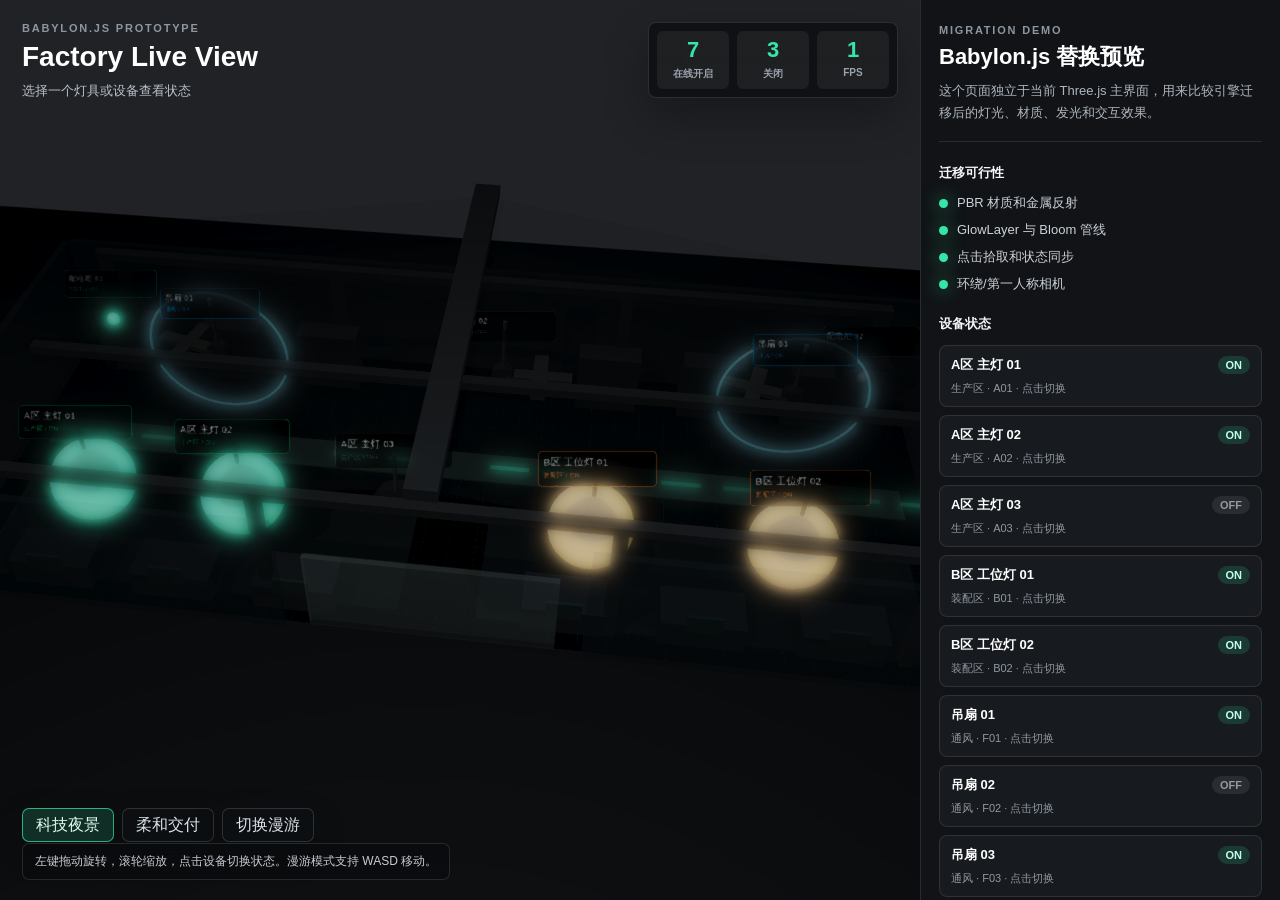
<file: babylon-demo.html>
<!DOCTYPE html>
<html lang="zh-CN">
<head>
  <meta charset="UTF-8">
  <meta name="viewport" content="width=device-width, initial-scale=1">
  <title>Babylon.js 3D Demo - JV-DAM3200</title>
  <link rel="stylesheet" href="./assets/css/babylon-demo.css">
</head>
<body>
  <div class="demo-shell">
    <main class="scene-panel">
      <canvas id="babylon-scene"></canvas>

      <header class="demo-hud demo-hud-top">
        <div>
          <div class="eyebrow">BABYLON.JS PROTOTYPE</div>
          <h1>Factory Live View</h1>
          <p id="selected-device">选择一个灯具或设备查看状态</p>
        </div>
        <div class="metric-row">
          <div class="metric">
            <span id="metric-on">0</span>
            <label>在线开启</label>
          </div>
          <div class="metric">
            <span id="metric-off">0</span>
            <label>关闭</label>
          </div>
          <div class="metric">
            <span id="metric-fps">--</span>
            <label>FPS</label>
          </div>
        </div>
      </header>

      <div class="demo-hud demo-toolbar">
        <button type="button" class="tool-btn is-active" id="style-tech">科技夜景</button>
        <button type="button" class="tool-btn" id="style-soft">柔和交付</button>
        <button type="button" class="tool-btn" id="camera-mode">切换漫游</button>
      </div>

      <div class="demo-hint">
        左键拖动旋转，滚轮缩放，点击设备切换状态。漫游模式支持 WASD 移动。
      </div>
    </main>

    <aside class="control-panel">
      <div class="panel-head">
        <div class="eyebrow">MIGRATION DEMO</div>
        <h2>Babylon.js 替换预览</h2>
        <p>这个页面独立于当前 Three.js 主界面，用来比较引擎迁移后的灯光、材质、发光和交互效果。</p>
      </div>

      <section class="panel-section">
        <div class="section-title">迁移可行性</div>
        <div class="check-list">
          <div><span></span>PBR 材质和金属反射</div>
          <div><span></span>GlowLayer 与 Bloom 管线</div>
          <div><span></span>点击拾取和状态同步</div>
          <div><span></span>环绕/第一人称相机</div>
        </div>
      </section>

      <section class="panel-section">
        <div class="section-title">设备状态</div>
        <div class="device-list" id="device-list"></div>
      </section>

      <section class="panel-section">
        <div class="section-title">下一步</div>
        <p class="panel-copy">
          如果这个视觉方向认可，后续可以把现有 Three.js 的场景层抽成 Babylon 适配层，再逐步迁移厂房结构、布局编辑、设备模型和实时数据绑定。
        </p>
      </section>
    </aside>
  </div>

  <script src="./libs/babylon.js"></script>
  <script src="./assets/js/babylon-demo.js"></script>
</body>
</html>
</file>
<file: assets/css/babylon-demo.css>
* {
  box-sizing: border-box;
}

html,
body {
  width: 100%;
  height: 100%;
  margin: 0;
}

body {
  overflow: hidden;
  background: #090a0c;
  color: #f4f6f8;
  font-family: -apple-system, BlinkMacSystemFont, "Segoe UI", "PingFang SC", "Microsoft YaHei", sans-serif;
}

button {
  font: inherit;
}

.demo-shell {
  display: flex;
  width: 100vw;
  height: 100vh;
  min-width: 0;
  background: #090a0c;
}

.scene-panel {
  position: relative;
  flex: 1;
  min-width: 0;
  height: 100%;
  overflow: hidden;
  background: #0d0f12;
}

#babylon-scene {
  display: block;
  width: 100%;
  height: 100%;
  touch-action: none;
  outline: none;
}

.demo-hud {
  position: absolute;
  z-index: 5;
  pointer-events: none;
}

.demo-hud-top {
  top: 22px;
  left: 22px;
  right: 22px;
  display: flex;
  justify-content: space-between;
  gap: 20px;
  align-items: flex-start;
}

.eyebrow {
  margin-bottom: 8px;
  color: #8e969f;
  font-size: 11px;
  font-weight: 800;
  letter-spacing: 1.8px;
}

h1,
h2,
p {
  margin: 0;
}

h1 {
  color: #ffffff;
  font-size: 28px;
  line-height: 1.1;
  letter-spacing: 0;
}

.demo-hud-top p {
  margin-top: 9px;
  color: #b9c0c8;
  font-size: 13px;
}

.metric-row {
  display: flex;
  gap: 8px;
  padding: 8px;
  border: 1px solid rgba(255, 255, 255, 0.12);
  border-radius: 8px;
  background: rgba(10, 12, 15, 0.72);
  box-shadow: 0 18px 45px rgba(0, 0, 0, 0.28);
  backdrop-filter: blur(18px);
}

.metric {
  min-width: 72px;
  padding: 8px 10px;
  border-radius: 6px;
  background: rgba(255, 255, 255, 0.06);
  text-align: center;
}

.metric span {
  display: block;
  color: #35e6a8;
  font-size: 22px;
  font-weight: 800;
  line-height: 1;
}

.metric label {
  display: block;
  margin-top: 6px;
  color: #9ba3ad;
  font-size: 10px;
  font-weight: 700;
}

.demo-toolbar {
  left: 22px;
  bottom: 58px;
  display: flex;
  gap: 8px;
  pointer-events: auto;
}

.tool-btn {
  height: 34px;
  padding: 0 13px;
  border: 1px solid rgba(255, 255, 255, 0.14);
  border-radius: 7px;
  background: rgba(14, 16, 19, 0.78);
  color: #dce3ea;
  cursor: pointer;
  box-shadow: 0 12px 32px rgba(0, 0, 0, 0.24);
  transition: background 0.16s ease, border-color 0.16s ease, color 0.16s ease, transform 0.16s ease;
}

.tool-btn:hover {
  transform: translateY(-1px);
  border-color: rgba(53, 230, 168, 0.48);
  color: #ffffff;
}

.tool-btn.is-active {
  border-color: rgba(53, 230, 168, 0.72);
  background: rgba(53, 230, 168, 0.16);
  color: #dfffee;
}

.demo-hint {
  position: absolute;
  left: 22px;
  bottom: 20px;
  z-index: 5;
  max-width: min(580px, calc(100% - 44px));
  padding: 9px 12px;
  border: 1px solid rgba(255, 255, 255, 0.12);
  border-radius: 7px;
  background: rgba(10, 12, 15, 0.66);
  color: #c6ccd3;
  font-size: 12px;
  line-height: 1.45;
  backdrop-filter: blur(14px);
  pointer-events: none;
}

.control-panel {
  width: 360px;
  min-width: 360px;
  height: 100%;
  overflow-y: auto;
  border-left: 1px solid rgba(255, 255, 255, 0.10);
  background: #111316;
  padding: 24px 18px;
}

.control-panel::-webkit-scrollbar {
  width: 8px;
}

.control-panel::-webkit-scrollbar-thumb {
  background: #2d333a;
  border-radius: 999px;
}

.panel-head {
  padding-bottom: 18px;
  border-bottom: 1px solid rgba(255, 255, 255, 0.10);
}

.panel-head h2 {
  color: #ffffff;
  font-size: 22px;
  line-height: 1.2;
  letter-spacing: 0;
}

.panel-head p,
.panel-copy {
  margin-top: 10px;
  color: #aeb6bf;
  font-size: 13px;
  line-height: 1.65;
}

.panel-section {
  margin-top: 22px;
}

.section-title {
  margin-bottom: 12px;
  color: #f3f5f7;
  font-size: 13px;
  font-weight: 800;
}

.check-list {
  display: grid;
  gap: 9px;
}

.check-list div {
  display: flex;
  align-items: center;
  gap: 9px;
  color: #cbd2d9;
  font-size: 13px;
}

.check-list span {
  width: 9px;
  height: 9px;
  border-radius: 999px;
  background: #35e6a8;
  box-shadow: 0 0 18px rgba(53, 230, 168, 0.75);
}

.device-list {
  display: grid;
  gap: 8px;
}

.device-row {
  width: 100%;
  min-height: 58px;
  padding: 10px 11px;
  border: 1px solid rgba(255, 255, 255, 0.10);
  border-radius: 8px;
  background: #171a1e;
  color: #f5f7f9;
  cursor: pointer;
  text-align: left;
  transition: background 0.16s ease, border-color 0.16s ease, transform 0.16s ease;
}

.device-row:hover {
  transform: translateY(-1px);
  border-color: rgba(53, 230, 168, 0.36);
  background: #1d2227;
}

.device-row.is-selected {
  border-color: rgba(53, 230, 168, 0.72);
  background: rgba(53, 230, 168, 0.12);
}

.device-row-main {
  display: flex;
  justify-content: space-between;
  gap: 12px;
  align-items: center;
}

.device-name {
  min-width: 0;
  overflow: hidden;
  color: #ffffff;
  font-size: 13px;
  font-weight: 800;
  text-overflow: ellipsis;
  white-space: nowrap;
}

.device-state {
  flex: 0 0 auto;
  padding: 3px 8px;
  border-radius: 999px;
  background: rgba(53, 230, 168, 0.16);
  color: #bfffe8;
  font-size: 11px;
  font-weight: 800;
}

.device-row.is-off .device-state {
  background: rgba(255, 255, 255, 0.08);
  color: #929aa3;
}

.device-meta {
  margin-top: 7px;
  color: #8f98a2;
  font-size: 11px;
}

@media (max-width: 900px) {
  .demo-shell {
    flex-direction: column;
  }

  .scene-panel {
    min-height: 62vh;
  }

  .control-panel {
    width: 100%;
    min-width: 0;
    height: 38vh;
    border-left: none;
    border-top: 1px solid rgba(255, 255, 255, 0.10);
    padding: 16px;
  }

  .demo-hud-top {
    flex-direction: column;
  }

  .metric-row {
    align-self: flex-start;
  }

  h1 {
    font-size: 24px;
  }
}
</file>
